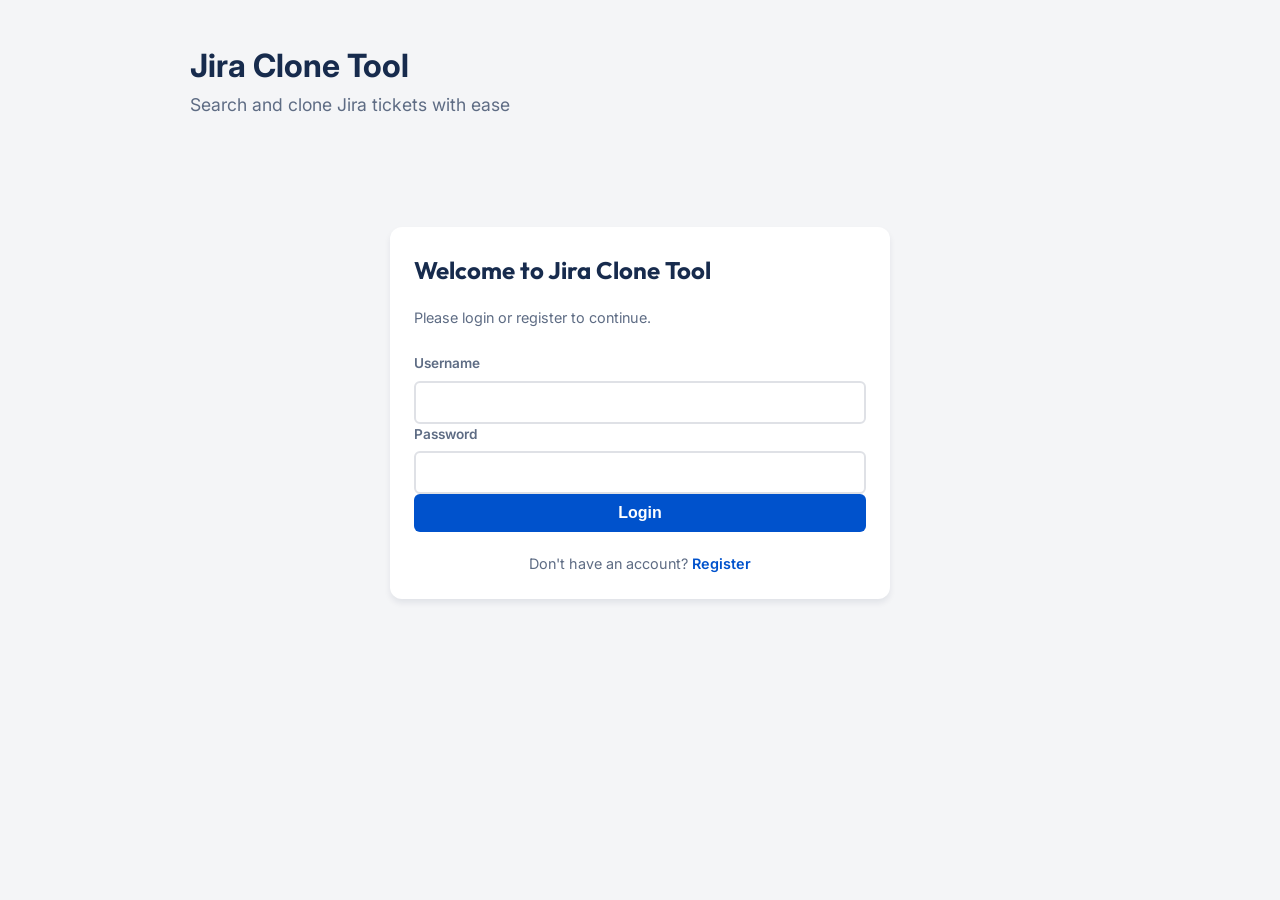
<file: static/login.html>
<!DOCTYPE html>
<html lang="en">

<head>
    <meta charset="UTF-8">
    <meta name="viewport" content="width=device-width, initial-scale=1.0">
    <title>Login - Jira Clone Tool</title>
    <link rel="stylesheet" href="/static/style.css">
    <link rel="preconnect" href="https://fonts.googleapis.com">
    <link rel="preconnect" href="https://fonts.gstatic.com" crossorigin>
    <link
        href="https://fonts.googleapis.com/css2?family=Inter:wght@400;500;600;700&family=Outfit:wght@400;600;700&display=swap"
        rel="stylesheet">
</head>

<body>
    <div class="container">
        <header>
            <div class="header-main">
                <div class="header-text">
                    <h1>Jira Clone Tool</h1>
                    <p class="subtitle">Search and clone Jira tickets with ease</p>
                </div>
            </div>
        </header>

        <!-- Landing Page Section -->
        <div id="landing-content" class="landing-section">
            <div class="card landing-card">
                <h2>Welcome to Jira Clone Tool</h2>
                <p class="card-hint">Please login or register to continue.</p>

                <div id="auth-forms">
                    <!-- Login Form -->
                    <form id="login-form-landing" class="auth-form">
                        <div class="form-group">
                            <label for="login-username-landing">Username</label>
                            <input type="text" id="login-username-landing" required>
                        </div>
                        <div class="form-group">
                            <label for="login-password-landing">Password</label>
                            <input type="password" id="login-password-landing" required>
                        </div>
                        <button type="submit" class="btn btn-primary full-width">Login</button>
                        <p class="auth-switch">Don't have an account? <a href="#" id="show-register">Register</a></p>
                    </form>

                    <!-- Register Form -->
                    <form id="register-form-landing" class="auth-form hidden">
                        <div class="form-group">
                            <label for="reg-username-landing">Username</label>
                            <input type="text" id="reg-username-landing" required>
                        </div>
                        <div class="form-group">
                            <label for="reg-password-landing">Password</label>
                            <input type="password" id="reg-password-landing" required>
                        </div>
                        <div class="form-group">
                            <label for="reg-jira-url-landing">Jira Base URL</label>
                            <input type="url" id="reg-jira-url-landing" placeholder="https://your-domain.atlassian.net"
                                required>
                        </div>
                        <div class="form-group">
                            <label for="reg-jira-email-landing">Jira Email</label>
                            <input type="email" id="reg-jira-email-landing" required>
                        </div>
                        <div class="form-group">
                            <label for="reg-jira-token-landing">Jira API Token</label>
                            <input type="password" id="reg-jira-token-landing" required>
                        </div>
                        <button type="submit" class="btn btn-primary full-width">Register</button>
                        <p class="auth-switch">Already have an account? <a href="#" id="show-login">Login</a></p>
                    </form>
                </div>
            </div>
        </div>
    </div>

    <script src="/static/script.js"></script>
</body>

</html>
</file>
<file: static/style.css>
:root {
    --primary: #0052CC;
    --primary-hover: #0747A6;
    --bg-color: #F4F5F7;
    --card-bg: #FFFFFF;
    --text-main: #172B4D;
    --text-sub: #5E6C84;
    --border-color: #DFE1E6;
    --success: #36B37E;
    --error: #FF5630;
    --warning: #FFAB00;
}

* {
    box-sizing: border-box;
    margin: 0;
    padding: 0;
}

body {
    font-family: 'Inter', -apple-system, BlinkMacSystemFont, "Segoe UI", Roboto, Helvetica, Arial, sans-serif;
    background-color: var(--bg-color);
    color: var(--text-main);
    line-height: 1.6;
    padding: 40px 20px;
}

.container {
    max-width: 900px;
    margin: 0 auto;
}

.header-main {
    display: flex;
    justify-content: space-between;
    align-items: center;
    margin-bottom: 40px;
    gap: 20px;
}

.header-text {
    text-align: left;
}

.auth-container {
    display: flex;
    align-items: center;
    gap: 12px;
}

.user-display {
    font-size: 0.9rem;
    font-weight: 500;
    color: var(--text-main);
}

#username-span {
    color: var(--primary);
    font-weight: 700;
}

/* Modal Styles */
.modal {
    position: fixed;
    z-index: 1000;
    left: 0;
    top: 0;
    width: 100%;
    height: 100%;
    background-color: rgba(9, 30, 66, 0.5);
    display: flex;
    justify-content: center;
    align-items: center;
}

.modal-content {
    background-color: var(--card-bg);
    padding: 32px;
    border-radius: 12px;
    width: 100%;
    max-width: 450px;
    box-shadow: 0 12px 24px rgba(9, 30, 66, 0.2);
    position: relative;
}

.modal-content h2 {
    margin-bottom: 24px;
    text-align: center;
}

.close {
    position: absolute;
    right: 20px;
    top: 15px;
    font-size: 28px;
    font-weight: bold;
    color: var(--text-sub);
    cursor: pointer;
}

.close:hover {
    color: var(--text-main);
}

.subtitle {
    color: var(--text-sub);
    font-size: 1.1rem;
}

h2 {
    font-family: 'Outfit', sans-serif;
    font-size: 1.5rem;
    margin-bottom: 16px;
    color: var(--text-main);
}

.card {
    background: var(--card-bg);
    border-radius: 12px;
    padding: 24px;
    box-shadow: 0 4px 6px rgba(9, 30, 66, 0.08);
    margin-bottom: 32px;
}

.card-hint {
    font-size: 0.9rem;
    color: var(--text-sub);
    margin-bottom: 20px;
}

.config-grid {
    display: grid;
    grid-template-columns: repeat(auto-fill, minmax(400px, 1fr));
    gap: 20px;
    margin-bottom: 24px;
}

.form-group {
    display: flex;
    flex-direction: column;
    gap: 6px;
}

.form-group label {
    font-size: 0.85rem;
    font-weight: 600;
    color: var(--text-sub);
}

.form-group input[type="text"],
.form-group input[type="password"],
.form-group input[type="url"],
.form-group input[type="email"],
.form-group input[type="number"],
.form-group select {
    padding: 10px 12px;
    border: 2px solid var(--border-color);
    border-radius: 6px;
    font-size: 0.95rem;
    transition: border-color 0.2s;
    font-family: 'Inter', sans-serif;
    width: 100%;
}

.form-group input:focus,
.form-group select:focus {
    outline: none;
    border-color: var(--primary);
}

.full-width {
    grid-column: 1 / -1;
}

.button-group {
    display: flex;
    gap: 12px;
    justify-content: flex-end;
}

.btn {
    padding: 10px 24px;
    border-radius: 6px;
    font-size: 1rem;
    font-weight: 600;
    cursor: pointer;
    transition: all 0.2s;
    border: none;
}

.btn-primary {
    background-color: var(--primary);
    color: white;
}

.btn-primary:hover {
    background-color: var(--primary-hover);
}

.btn-secondary {
    background-color: transparent;
    color: var(--text-sub);
    border: 1px solid var(--border-color);
}

.btn-secondary:hover {
    background-color: var(--border-color);
}

.btn-danger {
    background-color: var(--error);
    color: white;
}

.btn-danger:hover {
    background-color: #d32f2f;
    transform: translateY(-2px);
}

.separator {
    border: 0;
    border-top: 1px solid var(--border-color);
    margin: 24px 0;
}

.container-sm {
    max-width: 600px;
}

.form-actions {
    display: flex;
    justify-content: flex-end;
    margin-top: 16px;
}

.required-field::after {
    content: " *";
    color: var(--danger-color);
}

.btn-sm {
    padding: 6px 12px;
    font-size: 0.85rem;
}

.hidden {
    display: none;
}

table {
    width: 100%;
    border-collapse: collapse;
    margin-bottom: 20px;
}

th,
td {
    padding: 12px;
    text-align: left;
    border-bottom: 1px solid var(--border-color);
}

th {
    font-weight: 600;
    color: var(--text-sub);
    font-size: 0.85rem;
    text-transform: uppercase;
}

tr:hover {
    background-color: #F8F9FA;
}

.log-view {
    background-color: #091E42;
    color: #EBECF0;
    padding: 20px;
    border-radius: 8px;
    font-family: 'Courier New', Courier, monospace;
    font-size: 0.85rem;
    height: 300px;
    overflow-y: auto;
}

.log-entry {
    margin-bottom: 4px;
}

.log-success {
    color: #57D9A3;
}

.log-error {
    color: #FF7452;
}

.log-warning {
    color: #FFC400;
}

.log-info {
    color: #4C9AFF;
}

/* Custom Checkbox Styling */
input[type="checkbox"] {
    width: 18px;
    height: 18px;
    cursor: pointer;
}

.jira-link {
    color: var(--primary-color);
    text-decoration: none;
    font-weight: 500;
    transition: color 0.2s;
}

.jira-link:hover {
    color: var(--primary-hover);
    text-decoration: underline;
}

.jira-link-log {
    color: inherit;
    text-decoration: underline;
    font-weight: 600;
}

.jira-link-log:hover {
    opacity: 0.8;
}

.landing-section {
    display: flex;
    justify-content: center;
    align-items: center;
    min-height: 60vh;
}

.landing-card {
    max-width: 500px;
    width: 100%;
}

.auth-form {
    margin-top: 24px;
}

.auth-switch {
    margin-top: 20px;
    text-align: center;
    font-size: 0.9rem;
    color: var(--text-sub);
}

.auth-switch a {
    color: var(--primary);
    text-decoration: none;
    font-weight: 600;
}

.auth-switch a:hover {
    text-decoration: underline;
}

.btn.full-width {
    width: 100%;
    display: block;
}

/* Modal and General Overrides */
.full-width {
    width: 100%;
}

/* Config Presets */
.presets-container {
    display: flex;
    align-items: center;
    gap: 12px;
    margin-bottom: 32px;
    padding: 16px;
    background: rgba(255, 255, 255, 0.5);
    border-radius: 12px;
    border: 1px solid var(--border-color);
}

.presets-container label {
    font-weight: 600;
    font-size: 0.9rem;
    color: var(--text-sub);
    white-space: nowrap;
}

.presets-container select {
    flex: 1;
    min-width: 200px;
    padding: 8px;
    border: 1px solid var(--border-color);
    border-radius: 6px;
}

.db-save-container {
    display: flex;
    gap: 12px;
    margin-top: 24px;
    margin-bottom: 12px;
    padding-top: 24px;
    border-top: 1px solid var(--border-color);
}

.db-save-container input {
    flex: 1;
}
</file>
